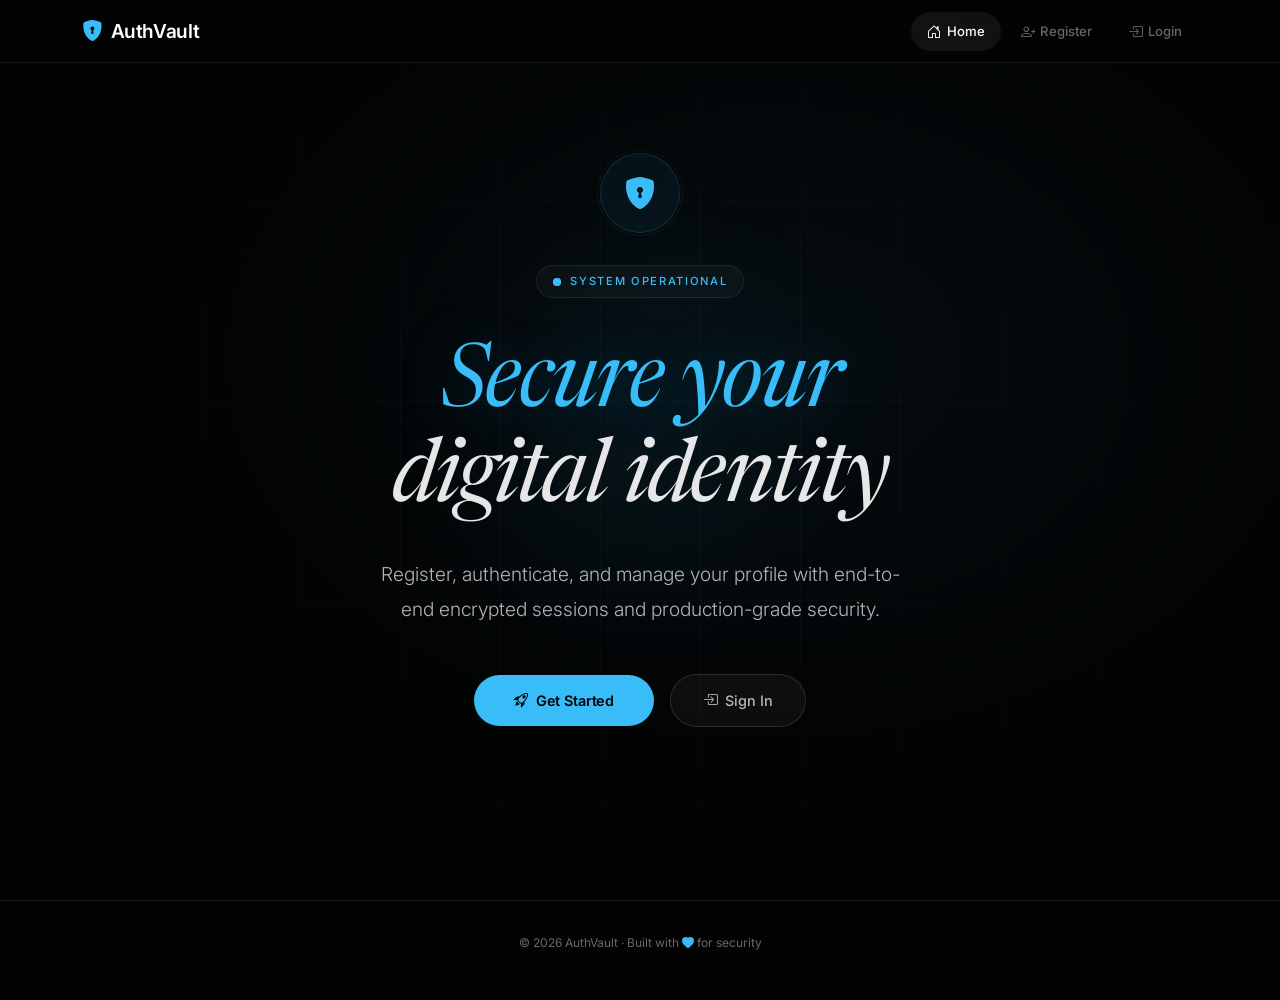
<file: index.html>
<!DOCTYPE html>
<html lang="en">

<head>
    <meta charset="UTF-8">
    <meta name="viewport" content="width=device-width, initial-scale=1.0">
    <meta name="description" content="AuthVault — Secure user authentication and profile management system.">
    <title>AuthVault</title>
    <!-- Bootstrap 5 -->
    <link href="https://cdn.jsdelivr.net/npm/bootstrap@5.3.0/dist/css/bootstrap.min.css" rel="stylesheet">
    <!-- Bootstrap Icons -->
    <link href="https://cdn.jsdelivr.net/npm/bootstrap-icons@1.11.0/font/bootstrap-icons.css" rel="stylesheet">
    <!-- Custom CSS -->
    <link href="css/style.css" rel="stylesheet">
    <style>
        /* ─── Landing-only styles ─────────────────────────── */
        .landing-hero {
            position: relative;
            z-index: 1;
            min-height: 100vh;
            display: flex;
            flex-direction: column;
            justify-content: center;
            align-items: center;
            text-align: center;
            padding: 120px 1.5rem 60px;
        }

        .landing-hero .hero-badge {
            margin-bottom: 2.5rem;
        }

        .landing-title {
            font-family: var(--font-serif);
            font-weight: 400;
            font-style: italic;
            font-size: clamp(2.8rem, 7vw, 5.5rem);
            line-height: 1.08;
            letter-spacing: -0.03em;
            color: var(--accent);
            text-shadow: 0 0 60px rgba(56, 189, 248, 0.25);
            margin-bottom: 1.8rem;
            max-width: 750px;
        }

        .landing-title span {
            color: rgba(255, 255, 255, 0.9);
            text-shadow: none;
        }

        .landing-subtitle {
            font-family: var(--font-sans);
            font-size: clamp(0.95rem, 1.8vw, 1.2rem);
            font-weight: 300;
            color: var(--text-secondary);
            line-height: 1.8;
            max-width: 520px;
            margin-bottom: 3rem;
        }

        .landing-buttons {
            display: flex;
            gap: 1rem;
            align-items: center;
            flex-wrap: wrap;
            justify-content: center;
            margin-bottom: 5rem;
        }

        .landing-buttons .btn-primary-custom {
            width: auto;
            padding: 0.9rem 2.5rem;
        }

        /* ── Stats Strip ── */
        .stats-strip {
            display: flex;
            gap: 3rem;
            padding: 2rem 2.5rem;
            border-radius: var(--radius-xl);
            border: 1px solid var(--border-subtle);
            background: rgba(255, 255, 255, 0.015);
            backdrop-filter: blur(10px);
            -webkit-backdrop-filter: blur(10px);
            position: relative;
            overflow: hidden;
        }

        .stats-strip::before {
            content: '';
            position: absolute;
            top: 0;
            left: 0;
            right: 0;
            height: 1px;
            background: linear-gradient(90deg, transparent, var(--accent-dim), transparent);
        }

        .stat-item {
            text-align: center;
        }

        .stat-value {
            font-family: var(--font-sans);
            font-size: 1.8rem;
            font-weight: 700;
            letter-spacing: -0.03em;
            color: var(--text-primary);
        }

        .stat-value .accent {
            color: var(--accent);
        }

        .stat-label {
            font-family: var(--font-sans);
            font-size: 0.7rem;
            font-weight: 500;
            letter-spacing: 0.1em;
            text-transform: uppercase;
            color: var(--text-muted);
            margin-top: 0.2rem;
        }

        /* ── Glow orb behind hero ── */
        .hero-glow-orb {
            position: absolute;
            width: 500px;
            height: 500px;
            border-radius: 50%;
            background: radial-gradient(circle, rgba(56, 189, 248, 0.06) 0%, transparent 70%);
            top: 50%;
            left: 50%;
            transform: translate(-50%, -55%);
            z-index: -1;
            pointer-events: none;
            animation: orb-pulse 6s ease-in-out infinite alternate;
        }

        @keyframes orb-pulse {
            from {
                opacity: 0.5;
                transform: translate(-50%, -55%) scale(1);
            }

            to {
                opacity: 1;
                transform: translate(-50%, -55%) scale(1.15);
            }
        }

        /* ── Shield Icon ── */
        .hero-shield {
            width: 80px;
            height: 80px;
            border-radius: 50%;
            background: rgba(56, 189, 248, 0.06);
            border: 1px solid rgba(56, 189, 248, 0.15);
            display: flex;
            align-items: center;
            justify-content: center;
            font-size: 2rem;
            color: var(--accent);
            margin-bottom: 2rem;
            position: relative;
            animation: shield-breathe 3s ease-in-out infinite alternate;
        }

        .hero-shield::after {
            content: '';
            position: absolute;
            inset: -4px;
            border-radius: 50%;
            border: 1px solid rgba(56, 189, 248, 0.08);
            animation: shield-ring 3s ease-in-out infinite alternate;
        }

        @keyframes shield-breathe {
            from {
                box-shadow: 0 0 20px rgba(56, 189, 248, 0.05);
            }

            to {
                box-shadow: 0 0 40px rgba(56, 189, 248, 0.15);
            }
        }

        @keyframes shield-ring {
            from {
                inset: -4px;
                opacity: 0.3;
            }

            to {
                inset: -12px;
                opacity: 0.8;
            }
        }

        /* ── Footer ── */
        .landing-footer {
            text-align: center;
            padding: 2rem 1rem;
            font-family: var(--font-sans);
            font-size: 0.75rem;
            color: var(--text-muted);
            border-top: 1px solid var(--border-subtle);
        }

        .landing-footer i {
            color: var(--accent);
        }

        /* ── Trust pills ── */
        .trust-row {
            display: flex;
            gap: 0.6rem;
            flex-wrap: wrap;
            justify-content: center;
            margin-bottom: 3rem;
        }

        .trust-pill {
            display: inline-flex;
            align-items: center;
            gap: 0.35rem;
            font-family: var(--font-sans);
            font-size: 0.68rem;
            font-weight: 500;
            color: var(--text-muted);
            padding: 0.35rem 0.8rem;
            border-radius: var(--radius-pill);
            border: 1px solid var(--border-subtle);
            background: rgba(255, 255, 255, 0.02);
        }

        .trust-pill i {
            color: var(--accent);
            font-size: 0.75rem;
        }

        @media (max-width: 768px) {
            .stats-strip {
                flex-direction: column;
                gap: 1.5rem;
                padding: 1.5rem;
            }

            .hero-glow-orb {
                width: 300px;
                height: 300px;
            }

            .trust-row {
                gap: 0.4rem;
            }
        }
    </style>
</head>

<body>

    <!-- Grid Background -->
    <div class="grid-bg"></div>
    <div class="radial-glow"></div>

    <!-- Navbar -->
    <nav class="navbar navbar-expand-lg navbar-custom fixed-top">
        <div class="container">
            <a class="navbar-brand" href="index.html">
                <i class="bi bi-shield-lock-fill"></i> AuthVault
            </a>
            <button class="navbar-toggler border-0" type="button" data-bs-toggle="collapse" data-bs-target="#navMenu">
                <i class="bi bi-list" style="color: var(--text-primary); font-size: 1.5rem;"></i>
            </button>
            <div class="collapse navbar-collapse" id="navMenu">
                <ul class="navbar-nav ms-auto gap-1" id="navItems">
                    <li class="nav-item">
                        <a class="nav-link active" href="index.html"><i class="bi bi-house-door"></i> Home</a>
                    </li>
                    <li class="nav-item">
                        <a class="nav-link" href="register.html"><i class="bi bi-person-plus"></i> Register</a>
                    </li>
                    <li class="nav-item">
                        <a class="nav-link" href="login.html"><i class="bi bi-box-arrow-in-right"></i> Login</a>
                    </li>
                </ul>
            </div>
        </div>
    </nav>

    <!-- Hero -->
    <section class="landing-hero">
        <div class="hero-glow-orb"></div>

        <!-- Shield Icon -->
        <div class="hero-shield">
            <i class="bi bi-shield-lock-fill"></i>
        </div>

        <!-- Badge -->
        <div class="hero-badge">
            <span class="pulse-dot"></span>
            System Operational
        </div>

        <!-- Title -->
        <h1 class="landing-title">
            Secure your<br><span>digital identity</span>
        </h1>

        <!-- Subtitle -->
        <p class="landing-subtitle">
            Register, authenticate, and manage your profile with end-to-end
            encrypted sessions and production-grade security.
        </p>



        <!-- CTA Buttons -->
        <div class="landing-buttons">
            <a href="register.html" class="btn btn-primary-custom">
                <i class="bi bi-rocket-takeoff"></i> Get Started
            </a>
            <a href="login.html" class="btn btn-outline-custom">
                <i class="bi bi-box-arrow-in-right"></i> Sign In
            </a>
        </div>


    </section>

    <!-- Footer -->
    <footer class="landing-footer">
        <p>&copy; 2026 AuthVault &middot; Built with <i class="bi bi-heart-fill"></i> for security</p>
    </footer>

    <!-- Bootstrap JS -->
    <script src="https://cdn.jsdelivr.net/npm/bootstrap@5.3.0/dist/js/bootstrap.bundle.min.js"></script>

    <script>
        // Dynamic nav: swap Register/Login with Profile/Logout if logged in
        (function () {
            var token = localStorage.getItem('token');
            var userName = localStorage.getItem('user_name');
            if (token) {
                var nav = document.getElementById('navItems');
                nav.innerHTML =
                    '<li class="nav-item">' +
                    '<a class="nav-link active" href="index.html"><i class="bi bi-house-door"></i> Home</a>' +
                    '</li>' +
                    '<li class="nav-item">' +
                    '<a class="nav-link" href="profile.html"><i class="bi bi-person-circle"></i> ' + (userName || 'Profile') + '</a>' +
                    '</li>' +
                    '<li class="nav-item">' +
                    '<a class="nav-link" href="#" id="navLogout"><i class="bi bi-box-arrow-right"></i> Logout</a>' +
                    '</li>';
                document.getElementById('navLogout').addEventListener('click', function (e) {
                    e.preventDefault();
                    localStorage.removeItem('token');
                    localStorage.removeItem('user_id');
                    localStorage.removeItem('user_name');
                    window.location.href = 'login.html';
                });
            }
        })();
    </script>
</body>

</html>
</file>
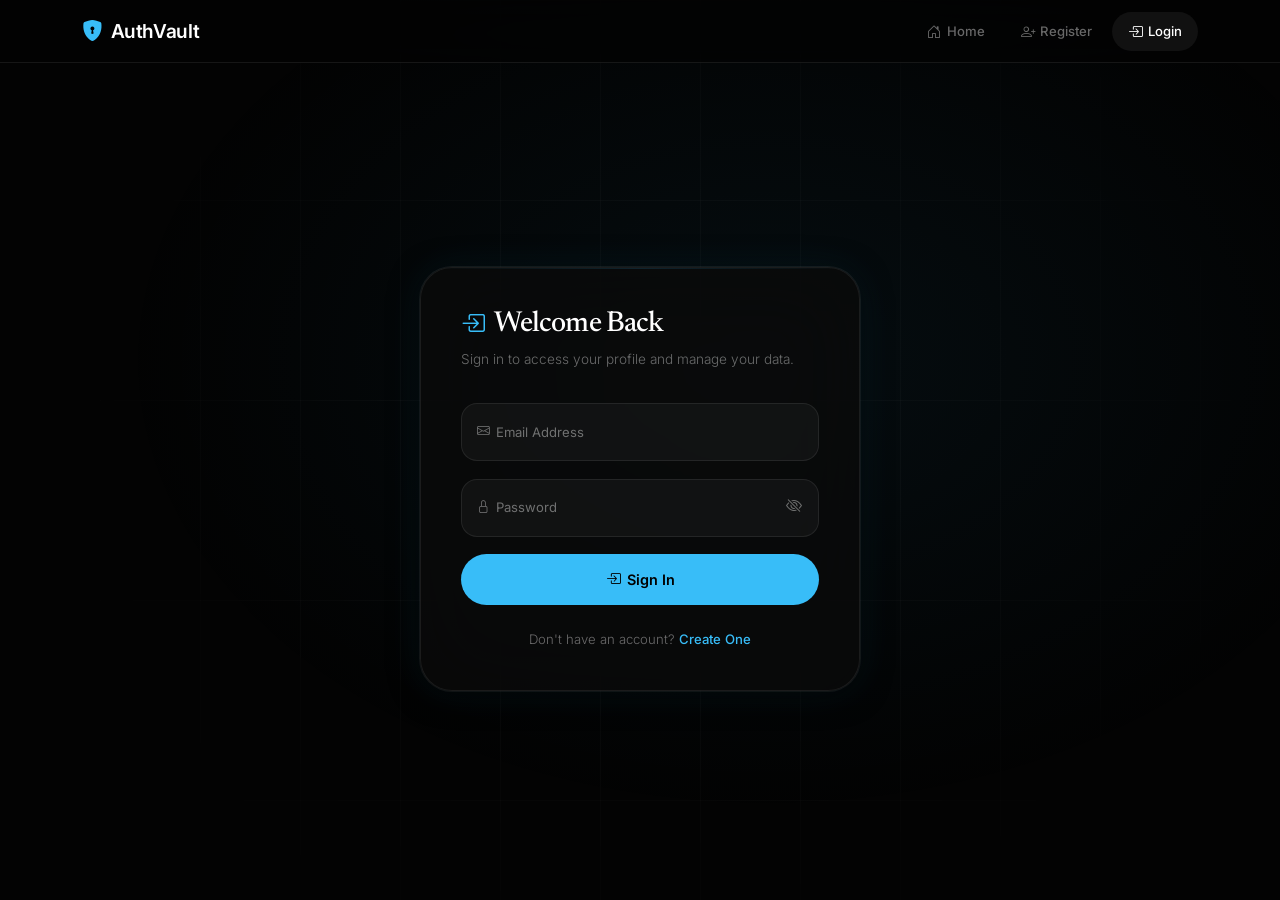
<file: login.html>
<!DOCTYPE html>
<html lang="en">
<head>
    <meta charset="UTF-8">
    <meta name="viewport" content="width=device-width, initial-scale=1.0">
    <meta name="description" content="Sign in to your AuthVault account to access your profile.">
    <title>Login — AuthVault</title>
    <!-- Bootstrap 5 -->
    <link href="https://cdn.jsdelivr.net/npm/bootstrap@5.3.0/dist/css/bootstrap.min.css" rel="stylesheet">
    <!-- Bootstrap Icons -->
    <link href="https://cdn.jsdelivr.net/npm/bootstrap-icons@1.11.0/font/bootstrap-icons.css" rel="stylesheet">
    <!-- Custom CSS -->
    <link href="css/style.css" rel="stylesheet">
</head>
<body>

    <!-- Grid Background -->
    <div class="grid-bg"></div>
    <div class="radial-glow"></div>

    <!-- Loader Overlay -->
    <div class="loader-overlay" id="loader">
        <div class="loader-spinner"></div>
    </div>

    <!-- Toast Container -->
    <div class="toast-container" id="toastContainer"></div>

    <!-- Navbar -->
    <nav class="navbar navbar-expand-lg navbar-custom fixed-top">
        <div class="container">
            <a class="navbar-brand" href="index.html">
                <i class="bi bi-shield-lock-fill"></i> AuthVault
            </a>
            <button class="navbar-toggler border-0" type="button" data-bs-toggle="collapse" data-bs-target="#navMenu">
                <i class="bi bi-list" style="color: var(--text-primary); font-size: 1.5rem;"></i>
            </button>
            <div class="collapse navbar-collapse" id="navMenu">
                <ul class="navbar-nav ms-auto gap-1">
                    <li class="nav-item">
                        <a class="nav-link" href="index.html"><i class="bi bi-house-door"></i> Home</a>
                    </li>
                    <li class="nav-item">
                        <a class="nav-link" href="register.html"><i class="bi bi-person-plus"></i> Register</a>
                    </li>
                    <li class="nav-item">
                        <a class="nav-link active" href="login.html"><i class="bi bi-box-arrow-in-right"></i> Login</a>
                    </li>
                </ul>
            </div>
        </div>
    </nav>

    <!-- Login Form -->
    <div class="auth-wrapper" style="padding-top: 90px;">
        <div class="auth-card">
            <h2><i class="bi bi-box-arrow-in-right"></i> Welcome Back</h2>
            <p class="subtitle">Sign in to access your profile and manage your data.</p>

            <form id="loginForm" novalidate>
                <!-- Lockout Warning -->
                <div class="lockout-warning" id="lockoutWarning">
                    <i class="bi bi-shield-exclamation"></i>
                    <span id="lockoutMessage"></span>
                </div>

                <div class="form-floating">
                    <input type="email" class="form-control" id="loginEmail" placeholder="Email Address" required autocomplete="email">
                    <label for="loginEmail"><i class="bi bi-envelope"></i> Email Address</label>
                    <div class="field-error" id="errorEmail"></div>
                </div>

                <div class="form-floating password-wrapper">
                    <input type="password" class="form-control" id="loginPassword" placeholder="Password" required autocomplete="current-password">
                    <label for="loginPassword"><i class="bi bi-lock"></i> Password</label>
                    <button type="button" class="password-toggle" id="togglePassword" aria-label="Toggle password visibility">
                        <i class="bi bi-eye-slash"></i>
                    </button>
                    <div class="field-error" id="errorPassword"></div>
                </div>

                <button type="submit" class="btn btn-primary-custom" id="btnLogin">
                    <i class="bi bi-box-arrow-in-right"></i> Sign In
                </button>
            </form>

            <div class="auth-footer">
                Don't have an account? <a href="register.html" class="auth-link">Create One</a>
            </div>
        </div>
    </div>

    <!-- Bootstrap JS + jQuery -->
    <script src="https://cdn.jsdelivr.net/npm/bootstrap@5.3.0/dist/js/bootstrap.bundle.min.js"></script>
    <script src="https://code.jquery.com/jquery-3.7.1.min.js"></script>
    <script src="js/login.js"></script>
</body>
</html>
</file>
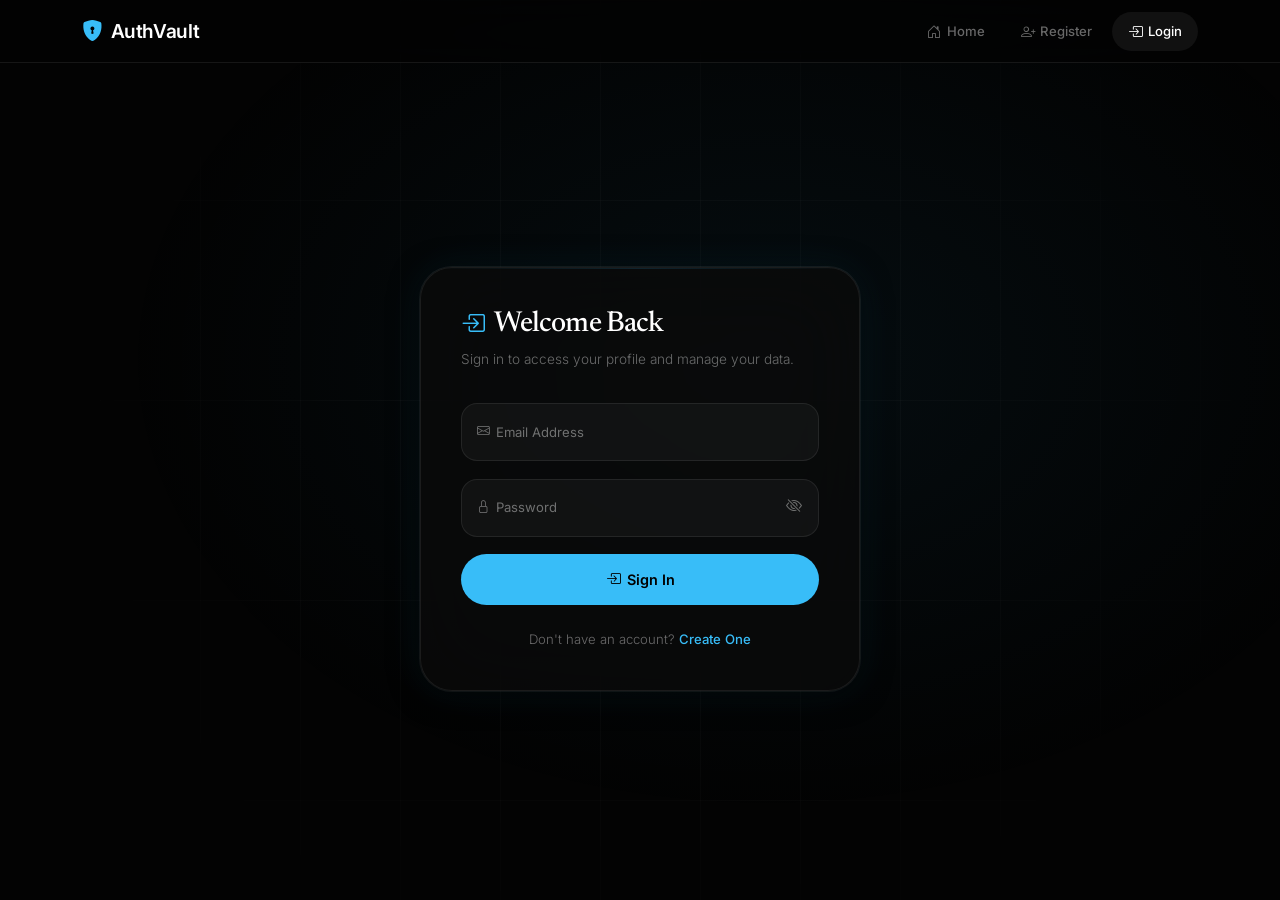
<file: profile.html>
<!DOCTYPE html>
<html lang="en">

<head>
    <meta charset="UTF-8">
    <meta name="viewport" content="width=device-width, initial-scale=1.0">
    <meta name="description" content="View and manage your AuthVault profile information.">
    <title>AuthVault</title>
    <!-- Bootstrap 5 -->
    <link href="https://cdn.jsdelivr.net/npm/bootstrap@5.3.0/dist/css/bootstrap.min.css" rel="stylesheet">
    <!-- Bootstrap Icons -->
    <link href="https://cdn.jsdelivr.net/npm/bootstrap-icons@1.11.0/font/bootstrap-icons.css" rel="stylesheet">
    <!-- Custom CSS -->
    <link href="css/style.css" rel="stylesheet">
</head>

<body>

    <!-- Grid Background -->
    <div class="grid-bg"></div>
    <div class="radial-glow"></div>

    <!-- Loader Overlay -->
    <div class="loader-overlay" id="loader">
        <div class="loader-spinner"></div>
    </div>

    <!-- Toast Container -->
    <div class="toast-container" id="toastContainer"></div>

    <!-- Navbar -->
    <nav class="navbar navbar-expand-lg navbar-custom fixed-top">
        <div class="container">
            <a class="navbar-brand" href="index.html">
                <i class="bi bi-shield-lock-fill"></i> AuthVault
            </a>
            <button class="navbar-toggler border-0" type="button" data-bs-toggle="collapse" data-bs-target="#navMenu">
                <i class="bi bi-list" style="color: var(--text-primary); font-size: 1.5rem;"></i>
            </button>
            <div class="collapse navbar-collapse" id="navMenu">
                <ul class="navbar-nav ms-auto gap-1">
                    <li class="nav-item">
                        <a class="nav-link" href="index.html"><i class="bi bi-house-door"></i> Home</a>
                    </li>
                    <li class="nav-item">
                        <a class="nav-link active" href="profile.html"><i class="bi bi-person-circle"></i> Profile</a>
                    </li>
                    <li class="nav-item">
                        <a class="nav-link" href="#" id="navLogout"><i class="bi bi-box-arrow-right"></i> Logout</a>
                    </li>
                </ul>
            </div>
        </div>
    </nav>

    <!-- Profile Section -->
    <div class="auth-wrapper" style="padding-top: 90px;">
        <div class="container" style="max-width: 680px;">
            <div class="profile-card">

                <!-- Profile Header -->
                <div class="profile-header">
                    <div class="profile-avatar" id="profileAvatar">?</div>
                    <div class="profile-info">
                        <h3 id="profileName">Loading...</h3>
                        <p id="profileEmail">loading...</p>
                        <span class="badge-token"><i class="bi bi-shield-check"></i> Authenticated</span>
                    </div>
                </div>

                <!-- Profile Form -->
                <div class="profile-section-title">
                    <i class="bi bi-pencil-square"></i> Profile Details
                </div>

                <form id="profileForm" novalidate>
                    <div class="row">
                        <div class="col-md-6">
                            <div class="form-floating">
                                <input type="number" class="form-control" id="profileAge" placeholder="Age" min="1"
                                    max="150">
                                <label for="profileAge"><i class="bi bi-calendar3"></i> Age</label>
                                <div class="field-error" id="errorAge"></div>
                            </div>
                        </div>
                        <div class="col-md-6">
                            <div class="form-floating">
                                <input type="date" class="form-control" id="profileDob" placeholder="Date of Birth">
                                <label for="profileDob"><i class="bi bi-calendar-event"></i> Date of Birth</label>
                                <div class="field-error" id="errorDob"></div>
                            </div>
                        </div>
                    </div>

                    <div class="form-floating">
                        <input type="tel" class="form-control" id="profileContact" placeholder="Contact Number"
                            pattern="[0-9]{7,15}">
                        <label for="profileContact"><i class="bi bi-telephone"></i> Contact Number</label>
                        <div class="field-error" id="errorContact"></div>
                    </div>

                    <!-- Actions -->
                    <div class="profile-actions">
                        <button type="submit" class="btn btn-primary-custom flex-grow-1" id="btnUpdateProfile">
                            <i class="bi bi-check-circle"></i> Save Changes
                        </button>
                        <button type="button" class="btn btn-danger-custom" id="btnLogout">
                            <i class="bi bi-box-arrow-right"></i> Logout
                        </button>
                    </div>
                </form>

            </div>
        </div>
    </div>

    <!-- Bootstrap JS + jQuery -->
    <script src="https://cdn.jsdelivr.net/npm/bootstrap@5.3.0/dist/js/bootstrap.bundle.min.js"></script>
    <script src="https://code.jquery.com/jquery-3.7.1.min.js"></script>
    <script src="js/profile.js"></script>
</body>

</html>
</file>
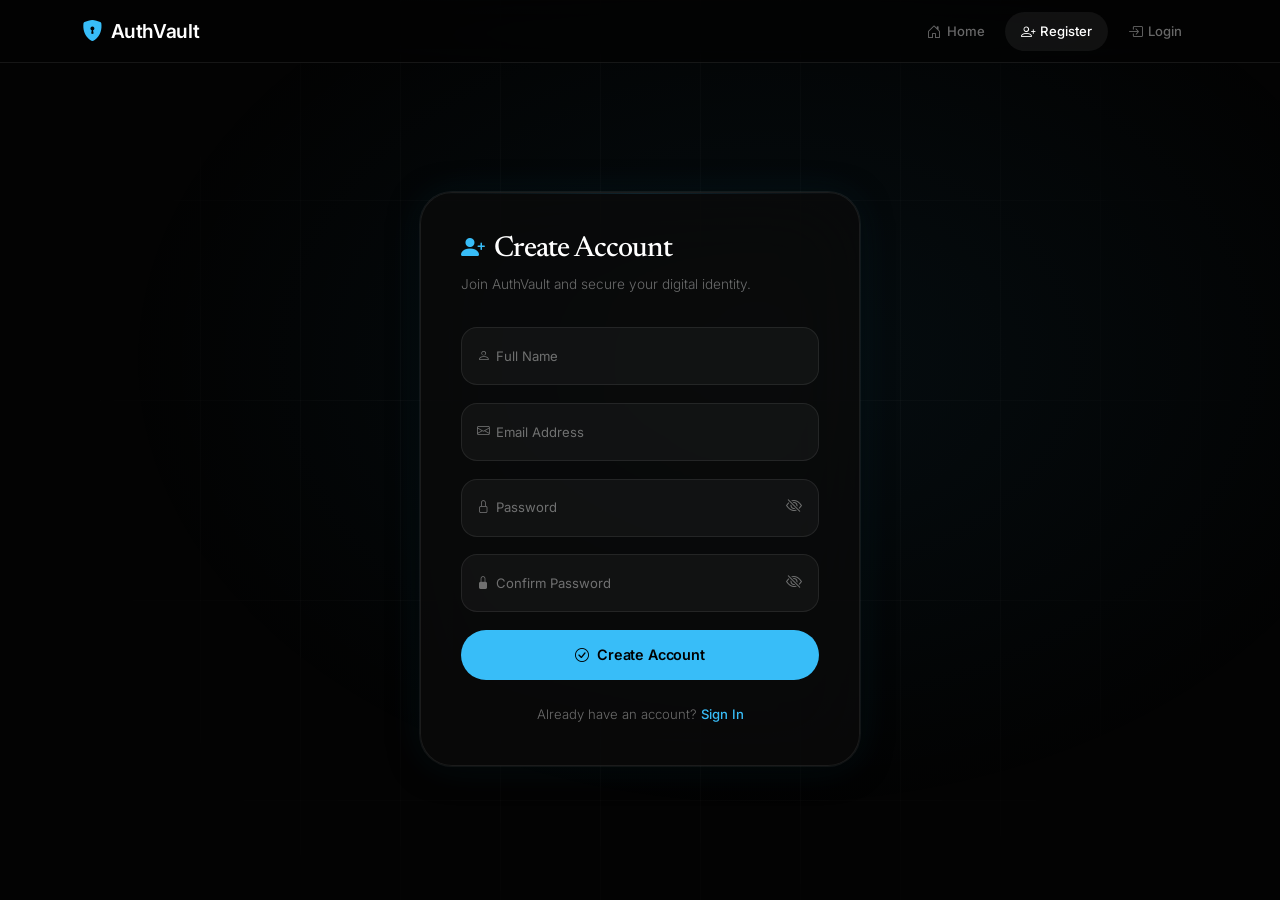
<file: register.html>
<!DOCTYPE html>
<html lang="en">
<head>
    <meta charset="UTF-8">
    <meta name="viewport" content="width=device-width, initial-scale=1.0">
    <meta name="description" content="Create a new AuthVault account to manage your profile securely.">
    <title>Register — AuthVault</title>
    <!-- Bootstrap 5 -->
    <link href="https://cdn.jsdelivr.net/npm/bootstrap@5.3.0/dist/css/bootstrap.min.css" rel="stylesheet">
    <!-- Bootstrap Icons -->
    <link href="https://cdn.jsdelivr.net/npm/bootstrap-icons@1.11.0/font/bootstrap-icons.css" rel="stylesheet">
    <!-- Custom CSS -->
    <link href="css/style.css" rel="stylesheet">
</head>
<body>

    <!-- Grid Background -->
    <div class="grid-bg"></div>
    <div class="radial-glow"></div>

    <!-- Loader Overlay -->
    <div class="loader-overlay" id="loader">
        <div class="loader-spinner"></div>
    </div>

    <!-- Toast Container -->
    <div class="toast-container" id="toastContainer"></div>

    <!-- Navbar -->
    <nav class="navbar navbar-expand-lg navbar-custom fixed-top">
        <div class="container">
            <a class="navbar-brand" href="index.html">
                <i class="bi bi-shield-lock-fill"></i> AuthVault
            </a>
            <button class="navbar-toggler border-0" type="button" data-bs-toggle="collapse" data-bs-target="#navMenu">
                <i class="bi bi-list" style="color: var(--text-primary); font-size: 1.5rem;"></i>
            </button>
            <div class="collapse navbar-collapse" id="navMenu">
                <ul class="navbar-nav ms-auto gap-1">
                    <li class="nav-item">
                        <a class="nav-link" href="index.html"><i class="bi bi-house-door"></i> Home</a>
                    </li>
                    <li class="nav-item">
                        <a class="nav-link active" href="register.html"><i class="bi bi-person-plus"></i> Register</a>
                    </li>
                    <li class="nav-item">
                        <a class="nav-link" href="login.html"><i class="bi bi-box-arrow-in-right"></i> Login</a>
                    </li>
                </ul>
            </div>
        </div>
    </nav>

    <!-- Register Form -->
    <div class="auth-wrapper" style="padding-top: 90px;">
        <div class="auth-card">
            <h2><i class="bi bi-person-plus-fill"></i> Create Account</h2>
            <p class="subtitle">Join AuthVault and secure your digital identity.</p>

            <form id="registerForm" novalidate>
                <div class="form-floating">
                    <input type="text" class="form-control" id="regName" placeholder="Full Name" required autocomplete="name">
                    <label for="regName"><i class="bi bi-person"></i> Full Name</label>
                    <div class="field-error" id="errorName"></div>
                </div>

                <div class="form-floating">
                    <input type="email" class="form-control" id="regEmail" placeholder="Email Address" required autocomplete="email">
                    <label for="regEmail"><i class="bi bi-envelope"></i> Email Address</label>
                    <div class="field-error" id="errorEmail"></div>
                </div>

                <div class="form-floating password-wrapper">
                    <input type="password" class="form-control" id="regPassword" placeholder="Password" required autocomplete="new-password">
                    <label for="regPassword"><i class="bi bi-lock"></i> Password</label>
                    <button type="button" class="password-toggle" id="togglePassword" aria-label="Toggle password visibility">
                        <i class="bi bi-eye-slash"></i>
                    </button>
                    <div class="field-error" id="errorPassword"></div>
                </div>

                <!-- Password Strength Meter -->
                <div class="password-strength" id="strengthContainer" style="display:none;">
                    <div class="strength-bar">
                        <div class="strength-fill" id="strengthFill"></div>
                    </div>
                    <span class="strength-text" id="strengthText"></span>
                </div>

                <div class="form-floating password-wrapper">
                    <input type="password" class="form-control" id="regConfirmPassword" placeholder="Confirm Password" required autocomplete="new-password">
                    <label for="regConfirmPassword"><i class="bi bi-lock-fill"></i> Confirm Password</label>
                    <button type="button" class="password-toggle" id="toggleConfirmPassword" aria-label="Toggle confirm password visibility">
                        <i class="bi bi-eye-slash"></i>
                    </button>
                    <div class="field-error" id="errorConfirmPassword"></div>
                </div>

                <button type="submit" class="btn btn-primary-custom" id="btnRegister">
                    <i class="bi bi-check-circle"></i> Create Account
                </button>
            </form>

            <div class="auth-footer">
                Already have an account? <a href="login.html" class="auth-link">Sign In</a>
            </div>
        </div>
    </div>

    <!-- Bootstrap JS + jQuery -->
    <script src="https://cdn.jsdelivr.net/npm/bootstrap@5.3.0/dist/js/bootstrap.bundle.min.js"></script>
    <script src="https://code.jquery.com/jquery-3.7.1.min.js"></script>
    <script src="js/register.js"></script>
</body>
</html>
</file>
<file: css/style.css>
/* ═══════════════════════════════════════════════════════════════
   AuthVault — Aura-Inspired Design System
   Dark theme · Inter + Newsreader · Sky-blue accent (#38BDF8)
   ═══════════════════════════════════════════════════════════════ */

/* ─── Google Fonts ──────────────────────────────────────────── */
@import url('https://fonts.googleapis.com/css2?family=Inter:wght@300;400;500;600;700&family=Newsreader:ital,opsz,wght@0,6..72,300;0,6..72,400;0,6..72,500;0,6..72,600;1,6..72,300;1,6..72,400&display=swap');

/* ─── CSS Custom Properties ─────────────────────────────────── */
:root {
    --bg-primary: #030303;
    --bg-panel: #0A0A0A;
    --bg-card: rgba(255, 255, 255, 0.02);
    --bg-card-hover: rgba(255, 255, 255, 0.05);
    --bg-input: rgba(255, 255, 255, 0.04);
    --bg-input-focus: rgba(255, 255, 255, 0.07);

    --accent: #38BDF8;
    --accent-dim: rgba(56, 189, 248, 0.15);
    --accent-glow: rgba(56, 189, 248, 0.4);

    --text-primary: #ffffff;
    --text-secondary: rgba(255, 255, 255, 0.7);
    --text-muted: rgba(255, 255, 255, 0.4);
    --text-faint: rgba(255, 255, 255, 0.15);

    --border-subtle: rgba(255, 255, 255, 0.08);
    --border-light: rgba(255, 255, 255, 0.12);
    --border-accent: rgba(56, 189, 248, 0.3);

    --radius-sm: 8px;
    --radius-md: 16px;
    --radius-lg: 24px;
    --radius-xl: 32px;
    --radius-pill: 9999px;

    --font-sans: 'Inter', -apple-system, BlinkMacSystemFont, sans-serif;
    --font-serif: 'Newsreader', Georgia, serif;

    --shadow-card: 0 4px 30px rgba(0, 0, 0, 0.5), 0 0 0 1px var(--border-subtle);
    --shadow-glow: 0 0 40px rgba(56, 189, 248, 0.08);
}

/* ─── Reset & Base ──────────────────────────────────────────── */
*, *::before, *::after {
    margin: 0;
    padding: 0;
    box-sizing: border-box;
}

html {
    scroll-behavior: smooth;
}

body {
    font-family: var(--font-sans);
    background-color: var(--bg-primary);
    color: var(--text-primary);
    -webkit-font-smoothing: antialiased;
    -moz-osx-font-smoothing: grayscale;
    min-height: 100vh;
    overflow-x: hidden;
    line-height: 1.6;
}

a {
    color: var(--accent);
    text-decoration: none;
    transition: color 0.3s ease;
}

a:hover {
    color: #7dd3fc;
}

::selection {
    background: var(--accent);
    color: #000;
}

/* ─── Grid Background ──────────────────────────────────────── */
.grid-bg {
    position: fixed;
    inset: 0;
    pointer-events: none;
    z-index: 0;
    background-size: 100px 200px;
    background-image:
        linear-gradient(to right, rgba(255, 255, 255, 0.025) 1px, transparent 1px),
        linear-gradient(to bottom, rgba(255, 255, 255, 0.025) 1px, transparent 1px);
    mask-image: radial-gradient(circle at center, black 30%, transparent 80%);
    -webkit-mask-image: radial-gradient(circle at center, black 30%, transparent 80%);
}

/* ─── Radial Glow Background ───────────────────────────────── */
.radial-glow {
    position: fixed;
    inset: 0;
    pointer-events: none;
    z-index: 0;
    background: radial-gradient(
        ellipse at 60% 40%,
        rgba(56, 189, 248, 0.06) 0%,
        transparent 60%
    );
}

/* ─── Navbar ────────────────────────────────────────────────── */
.navbar-custom {
    background: rgba(3, 3, 3, 0.7);
    backdrop-filter: blur(20px);
    -webkit-backdrop-filter: blur(20px);
    border-bottom: 1px solid var(--border-subtle);
    padding: 0.6rem 0;
    z-index: 1000;
    transition: all 0.3s ease;
}

.navbar-custom .navbar-brand {
    font-family: var(--font-sans);
    font-weight: 600;
    font-size: 1.2rem;
    color: var(--text-primary) !important;
    letter-spacing: -0.02em;
    display: flex;
    align-items: center;
    gap: 0.5rem;
}

.navbar-custom .navbar-brand i {
    color: var(--accent);
    font-size: 1.3rem;
}

.navbar-custom .nav-link {
    font-family: var(--font-sans);
    font-size: 0.82rem;
    font-weight: 500;
    color: var(--text-muted) !important;
    padding: 0.5rem 1rem !important;
    border-radius: var(--radius-pill);
    transition: all 0.3s ease;
    display: flex;
    align-items: center;
    gap: 0.35rem;
}

.navbar-custom .nav-link:hover,
.navbar-custom .nav-link.active {
    color: var(--text-primary) !important;
    background: rgba(255, 255, 255, 0.06);
}

.navbar-custom .nav-link i {
    font-size: 0.9rem;
}

.navbar-toggler:focus {
    box-shadow: none;
}

/* ─── Hero Section (index.html) ─────────────────────────────── */
.hero-section {
    position: relative;
    min-height: 90vh;
    display: flex;
    align-items: center;
    z-index: 1;
}

.hero-badge {
    display: inline-flex;
    align-items: center;
    gap: 0.6rem;
    padding: 0.4rem 1rem;
    border-radius: var(--radius-pill);
    border: 1px solid var(--border-subtle);
    background: rgba(255, 255, 255, 0.03);
    backdrop-filter: blur(10px);
    font-family: var(--font-sans);
    font-size: 0.7rem;
    font-weight: 500;
    letter-spacing: 0.15em;
    text-transform: uppercase;
    color: var(--accent);
    margin-bottom: 2rem;
}

.hero-badge .pulse-dot {
    position: relative;
    width: 8px;
    height: 8px;
}

.hero-badge .pulse-dot::before {
    content: '';
    position: absolute;
    inset: 0;
    border-radius: 50%;
    background: var(--accent);
    animation: pulse-ring 2s cubic-bezier(0.4, 0, 0.6, 1) infinite;
}

.hero-badge .pulse-dot::after {
    content: '';
    position: absolute;
    inset: 0;
    border-radius: 50%;
    background: var(--accent);
}

@keyframes pulse-ring {
    0% { transform: scale(1); opacity: 0.8; }
    100% { transform: scale(2.5); opacity: 0; }
}

.hero-title {
    font-family: var(--font-serif);
    font-weight: 400;
    font-style: italic;
    font-size: clamp(2.5rem, 6vw, 5rem);
    line-height: 1.1;
    letter-spacing: -0.03em;
    color: var(--accent);
    text-shadow: 0 0 30px var(--accent-glow);
    margin-bottom: 1.5rem;
}

.hero-title .text-white {
    color: rgba(255, 255, 255, 0.88) !important;
}

.hero-subtitle {
    font-family: var(--font-sans);
    font-size: clamp(1rem, 2vw, 1.25rem);
    font-weight: 300;
    color: var(--text-secondary);
    line-height: 1.7;
    letter-spacing: -0.01em;
    max-width: 540px;
    margin-bottom: 2.5rem;
}

.hero-buttons {
    display: flex;
    flex-wrap: wrap;
    gap: 1rem;
    align-items: center;
}

/* ─── Feature Grid (index.html) ────────────────────────────── */
.feature-grid {
    display: grid;
    grid-template-columns: repeat(auto-fit, minmax(240px, 1fr));
    gap: 1.25rem;
    margin: 0 0 5rem;
}

.feature-card {
    position: relative;
    padding: 2rem;
    border-radius: var(--radius-lg);
    border: 1px solid var(--border-subtle);
    background: var(--bg-card);
    overflow: hidden;
    transition: all 0.5s ease;
}

.feature-card::before {
    content: '';
    position: absolute;
    inset: 0;
    background: radial-gradient(
        300px circle at var(--mouse-x, 50%) var(--mouse-y, 50%),
        rgba(255, 255, 255, 0.04),
        transparent 50%
    );
    opacity: 0;
    transition: opacity 0.5s ease;
}

.feature-card:hover::before {
    opacity: 1;
}

.feature-card:hover {
    border-color: var(--border-light);
    transform: translateY(-2px);
}

.feature-card .feature-icon {
    width: 48px;
    height: 48px;
    border-radius: var(--radius-md);
    display: flex;
    align-items: center;
    justify-content: center;
    font-size: 1.4rem;
    margin-bottom: 1.2rem;
    position: relative;
    z-index: 1;
}

.feature-icon.sky {
    background: rgba(56, 189, 248, 0.1);
    color: #38BDF8;
    border: 1px solid rgba(56, 189, 248, 0.15);
}

.feature-icon.green {
    background: rgba(52, 211, 153, 0.1);
    color: #34D399;
    border: 1px solid rgba(52, 211, 153, 0.15);
}

.feature-icon.purple {
    background: rgba(168, 85, 247, 0.1);
    color: #A855F7;
    border: 1px solid rgba(168, 85, 247, 0.15);
}

.feature-icon.pink {
    background: rgba(244, 63, 94, 0.1);
    color: #F43F5E;
    border: 1px solid rgba(244, 63, 94, 0.15);
}

.feature-card h5 {
    font-family: var(--font-sans);
    font-weight: 600;
    font-size: 1rem;
    letter-spacing: -0.02em;
    margin-bottom: 0.5rem;
    position: relative;
    z-index: 1;
}

.feature-card p {
    font-size: 0.85rem;
    font-weight: 300;
    color: var(--text-muted);
    line-height: 1.6;
    position: relative;
    z-index: 1;
}

/* ─── Buttons ──────────────────────────────────────────────── */

/* Primary CTA — Shiny animated border */
.btn-primary-custom {
    position: relative;
    display: inline-flex;
    align-items: center;
    justify-content: center;
    gap: 0.5rem;
    width: 100%;
    padding: 0.9rem 2rem;
    font-family: var(--font-sans);
    font-size: 0.9rem;
    font-weight: 600;
    color: #000;
    background: var(--accent);
    border: none;
    border-radius: var(--radius-pill);
    cursor: pointer;
    transition: all 0.3s ease;
    overflow: hidden;
    letter-spacing: -0.01em;
}

.btn-primary-custom::after {
    content: '';
    position: absolute;
    top: 0;
    left: -100%;
    width: 100%;
    height: 100%;
    background: linear-gradient(90deg, transparent, rgba(255, 255, 255, 0.3), transparent);
    transition: left 0.5s ease;
}

.btn-primary-custom:hover {
    background: #7dd3fc;
    color: #000;
    transform: translateY(-1px);
    box-shadow: 0 0 30px rgba(56, 189, 248, 0.3);
}

.btn-primary-custom:hover::after {
    left: 100%;
}

.btn-primary-custom:active {
    transform: translateY(1px);
}

/* Outline button */
.btn-outline-custom {
    display: inline-flex;
    align-items: center;
    justify-content: center;
    gap: 0.5rem;
    padding: 0.9rem 2rem;
    font-family: var(--font-sans);
    font-size: 0.9rem;
    font-weight: 500;
    color: var(--text-secondary);
    background: rgba(255, 255, 255, 0.04);
    border: 1px solid var(--border-light);
    border-radius: var(--radius-pill);
    cursor: pointer;
    transition: all 0.3s ease;
}

.btn-outline-custom:hover {
    color: var(--text-primary);
    background: rgba(255, 255, 255, 0.08);
    border-color: rgba(255, 255, 255, 0.2);
}

/* Danger / Logout */
.btn-danger-custom {
    display: inline-flex;
    align-items: center;
    justify-content: center;
    gap: 0.5rem;
    padding: 0.9rem 1.5rem;
    font-family: var(--font-sans);
    font-size: 0.85rem;
    font-weight: 500;
    color: #F43F5E;
    background: rgba(244, 63, 94, 0.08);
    border: 1px solid rgba(244, 63, 94, 0.2);
    border-radius: var(--radius-pill);
    cursor: pointer;
    transition: all 0.3s ease;
}

.btn-danger-custom:hover {
    color: #fff;
    background: rgba(244, 63, 94, 0.2);
    border-color: rgba(244, 63, 94, 0.4);
}

/* ─── Auth Wrapper (Login / Register) ──────────────────────── */
.auth-wrapper {
    position: relative;
    z-index: 1;
    display: flex;
    justify-content: center;
    align-items: center;
    min-height: 100vh;
    padding: 2rem 1rem;
}

/* ─── Auth Card ─────────────────────────────────────────────── */
.auth-card {
    width: 100%;
    max-width: 440px;
    padding: 2.5rem;
    border-radius: var(--radius-xl);
    border: 1px solid var(--border-subtle);
    background: rgba(10, 10, 10, 0.8);
    backdrop-filter: blur(40px);
    -webkit-backdrop-filter: blur(40px);
    box-shadow: var(--shadow-card), var(--shadow-glow);
    position: relative;
    overflow: hidden;
    animation: fadeInUp 0.6s ease-out;
}

.auth-card::before {
    content: '';
    position: absolute;
    top: 0;
    left: 0;
    right: 0;
    height: 1px;
    background: linear-gradient(90deg, transparent, var(--accent-dim), transparent);
}

.auth-card h2 {
    font-family: var(--font-serif);
    font-weight: 500;
    font-size: 1.8rem;
    letter-spacing: -0.03em;
    color: var(--text-primary);
    margin-bottom: 0.4rem;
    display: flex;
    align-items: center;
    gap: 0.6rem;
}

.auth-card h2 i {
    color: var(--accent);
    font-size: 1.5rem;
}

.auth-card .subtitle {
    font-size: 0.85rem;
    font-weight: 300;
    color: var(--text-muted);
    margin-bottom: 2rem;
}

/* ─── Form Controls (Bootstrap Override) ───────────────────── */
.form-floating {
    margin-bottom: 1.1rem;
    position: relative;
}

.form-floating .form-control {
    font-family: var(--font-sans);
    font-size: 0.9rem;
    font-weight: 400;
    color: var(--text-primary) !important;
    background: var(--bg-input) !important;
    border: 1px solid var(--border-subtle);
    border-radius: var(--radius-md);
    padding: 1.5rem 1rem 0.6rem;
    height: 58px;
    transition: all 0.3s ease;
    caret-color: var(--accent);
}

.form-floating .form-control:focus {
    background: var(--bg-input-focus) !important;
    border-color: var(--accent);
    box-shadow: 0 0 0 3px rgba(56, 189, 248, 0.08), 0 0 20px rgba(56, 189, 248, 0.04);
    color: var(--text-primary) !important;
    outline: none;
}

.form-floating .form-control::placeholder {
    color: transparent;
}

/* Label — dark background to match card, no white pill */
.form-floating label {
    font-family: var(--font-sans);
    font-size: 0.82rem;
    font-weight: 400;
    color: var(--text-muted);
    padding: 1.1rem 1rem;
    display: flex;
    align-items: center;
    gap: 0.4rem;
    border: none !important;
    background: transparent !important;
}

/* When label floats up, give it the dark card background instead of white */
.form-floating > .form-control:focus ~ label,
.form-floating > .form-control:not(:placeholder-shown) ~ label,
.form-floating > .form-select ~ label {
    background: transparent !important;
    color: var(--accent) !important;
    opacity: 1 !important;
    font-size: 0.72rem;
    font-weight: 500;
    letter-spacing: 0.02em;
}

.form-floating > .form-control:focus ~ label::after,
.form-floating > .form-control:not(:placeholder-shown) ~ label::after {
    background: transparent !important;
}

.form-floating label i {
    font-size: 0.8rem;
    color: var(--text-muted);
    transition: color 0.3s ease;
}

/* Accent icon color when focused */
.form-floating .form-control:focus ~ label i {
    color: var(--accent) !important;
}

/* Chrome autofill override — prevent white bg flash */
.form-floating .form-control:-webkit-autofill,
.form-floating .form-control:-webkit-autofill:hover,
.form-floating .form-control:-webkit-autofill:focus,
.form-floating .form-control:-webkit-autofill:active {
    -webkit-box-shadow: 0 0 0 60px #0d0d0d inset !important;
    -webkit-text-fill-color: var(--text-primary) !important;
    transition: background-color 9999s ease-in-out 0s;
    caret-color: var(--accent);
}

/* Number input spinner — hide default, keep clean */
.form-control[type="number"]::-webkit-inner-spin-button,
.form-control[type="number"]::-webkit-outer-spin-button {
    opacity: 0.3;
}

/* Date input color fix for dark mode */
.form-control[type="date"]::-webkit-calendar-picker-indicator {
    filter: invert(1) brightness(0.6);
    cursor: pointer;
    opacity: 0.5;
    transition: opacity 0.2s;
}

.form-control[type="date"]::-webkit-calendar-picker-indicator:hover {
    opacity: 0.8;
}

/* ─── Password Toggle ──────────────────────────────────────── */
.password-wrapper {
    position: relative;
}

.password-toggle {
    position: absolute;
    right: 12px;
    top: 50%;
    transform: translateY(-50%);
    background: none;
    border: none;
    color: var(--text-muted);
    cursor: pointer;
    padding: 0.3rem;
    z-index: 5;
    transition: color 0.3s ease;
    font-size: 1rem;
}

.password-toggle:hover {
    color: var(--accent);
}

/* ─── Auth Footer ──────────────────────────────────────────── */
.auth-footer {
    text-align: center;
    margin-top: 1.5rem;
    font-size: 0.82rem;
    font-weight: 300;
    color: var(--text-muted);
}

.auth-link {
    color: var(--accent);
    font-weight: 500;
    transition: all 0.3s ease;
}

.auth-link:hover {
    color: #7dd3fc;
    text-shadow: 0 0 12px var(--accent-glow);
}

/* ─── Profile Card ──────────────────────────────────────────── */
.profile-card {
    padding: 2.5rem;
    border-radius: var(--radius-xl);
    border: 1px solid var(--border-subtle);
    background: rgba(10, 10, 10, 0.8);
    backdrop-filter: blur(40px);
    -webkit-backdrop-filter: blur(40px);
    box-shadow: var(--shadow-card), var(--shadow-glow);
    position: relative;
    overflow: hidden;
    animation: fadeInUp 0.6s ease-out;
}

.profile-card::before {
    content: '';
    position: absolute;
    top: 0;
    left: 0;
    right: 0;
    height: 1px;
    background: linear-gradient(90deg, transparent, var(--accent-dim), transparent);
}

/* ─── Profile Header ───────────────────────────────────────── */
.profile-header {
    display: flex;
    align-items: center;
    gap: 1.2rem;
    margin-bottom: 2rem;
    padding-bottom: 1.5rem;
    border-bottom: 1px solid var(--border-subtle);
}

.profile-avatar {
    width: 64px;
    height: 64px;
    border-radius: 50%;
    background: linear-gradient(135deg, var(--accent), #0ea5e9);
    display: flex;
    align-items: center;
    justify-content: center;
    font-family: var(--font-serif);
    font-size: 1.6rem;
    font-weight: 600;
    color: #000;
    flex-shrink: 0;
    box-shadow: 0 0 0 3px var(--bg-primary), 0 0 0 5px var(--accent-dim);
    animation: avatar-glow 3s ease-in-out infinite alternate;
}

@keyframes avatar-glow {
    0% { box-shadow: 0 0 0 3px var(--bg-primary), 0 0 0 5px var(--accent-dim); }
    100% { box-shadow: 0 0 0 3px var(--bg-primary), 0 0 0 5px var(--accent-dim), 0 0 20px var(--accent-dim); }
}

.profile-info h3 {
    font-family: var(--font-sans);
    font-size: 1.2rem;
    font-weight: 600;
    letter-spacing: -0.02em;
    margin-bottom: 0.15rem;
}

.profile-info p {
    font-size: 0.82rem;
    color: var(--text-muted);
    margin-bottom: 0.4rem;
}

.badge-token {
    display: inline-flex;
    align-items: center;
    gap: 0.3rem;
    font-size: 0.65rem;
    font-weight: 500;
    letter-spacing: 0.05em;
    text-transform: uppercase;
    color: var(--accent);
    background: var(--accent-dim);
    padding: 0.2rem 0.6rem;
    border-radius: var(--radius-pill);
    border: 1px solid rgba(56, 189, 248, 0.15);
}

/* ─── Profile Section Title ─────────────────────────────────── */
.profile-section-title {
    font-family: var(--font-sans);
    font-size: 0.8rem;
    font-weight: 600;
    letter-spacing: 0.08em;
    text-transform: uppercase;
    color: var(--text-muted);
    margin-bottom: 1.2rem;
    display: flex;
    align-items: center;
    gap: 0.5rem;
}

.profile-section-title i {
    color: var(--accent);
}

/* ─── Profile Actions ──────────────────────────────────────── */
.profile-actions {
    display: flex;
    gap: 0.75rem;
    margin-top: 1.5rem;
}

.profile-actions .btn-primary-custom {
    flex: 1;
}

/* ─── Toast Notifications ──────────────────────────────────── */
.toast-container {
    position: fixed;
    top: 80px;
    right: 20px;
    z-index: 9999;
    display: flex;
    flex-direction: column;
    gap: 0.6rem;
    max-width: 380px;
}

.custom-toast {
    display: flex;
    align-items: center;
    gap: 0.7rem;
    padding: 0.9rem 1.2rem;
    border-radius: var(--radius-md);
    backdrop-filter: blur(20px);
    -webkit-backdrop-filter: blur(20px);
    font-family: var(--font-sans);
    font-size: 0.82rem;
    font-weight: 500;
    color: var(--text-primary);
    animation: toast-enter 0.4s cubic-bezier(0.34, 1.56, 0.64, 1);
    box-shadow: 0 8px 32px rgba(0, 0, 0, 0.4);
}

.toast-success {
    background: rgba(52, 211, 153, 0.12);
    border: 1px solid rgba(52, 211, 153, 0.25);
}

.toast-success .toast-icon {
    color: #34D399;
}

.toast-error {
    background: rgba(244, 63, 94, 0.12);
    border: 1px solid rgba(244, 63, 94, 0.25);
}

.toast-error .toast-icon {
    color: #F43F5E;
}

.toast-warning {
    background: rgba(251, 191, 36, 0.12);
    border: 1px solid rgba(251, 191, 36, 0.25);
}

.toast-warning .toast-icon {
    color: #FBBF24;
}

.toast-icon {
    font-size: 1.1rem;
    flex-shrink: 0;
}

.toast-close {
    margin-left: auto;
    background: none;
    border: none;
    color: var(--text-muted);
    font-size: 1.2rem;
    cursor: pointer;
    padding: 0;
    line-height: 1;
    transition: color 0.2s;
}

.toast-close:hover {
    color: var(--text-primary);
}

@keyframes toast-enter {
    from {
        opacity: 0;
        transform: translateX(30px) scale(0.95);
    }
    to {
        opacity: 1;
        transform: translateX(0) scale(1);
    }
}

@keyframes toast-exit {
    to {
        opacity: 0;
        transform: translateX(30px) scale(0.95);
    }
}

/* ─── Loader Overlay ───────────────────────────────────────── */
.loader-overlay {
    position: fixed;
    inset: 0;
    z-index: 10000;
    background: rgba(3, 3, 3, 0.8);
    backdrop-filter: blur(5px);
    display: flex;
    align-items: center;
    justify-content: center;
    opacity: 0;
    visibility: hidden;
    transition: all 0.3s ease;
}

.loader-overlay.active {
    opacity: 1;
    visibility: visible;
}

.loader-spinner {
    width: 44px;
    height: 44px;
    border: 3px solid var(--border-subtle);
    border-top-color: var(--accent);
    border-radius: 50%;
    animation: spin 0.8s linear infinite;
}

@keyframes spin {
    to { transform: rotate(360deg); }
}

/* ─── Footer ───────────────────────────────────────────────── */
.footer {
    position: relative;
    z-index: 1;
    text-align: center;
    padding: 2rem;
    border-top: 1px solid var(--border-subtle);
    background: rgba(3, 3, 3, 0.5);
    backdrop-filter: blur(10px);
}

.footer p {
    font-size: 0.78rem;
    font-weight: 300;
    color: var(--text-muted);
    letter-spacing: -0.01em;
}

.footer i {
    color: var(--accent) !important;
}

/* ─── Sonar SVG (Hero Decoration) ──────────────────────────── */
.hero-visual {
    position: relative;
    display: flex;
    align-items: center;
    justify-content: center;
    min-height: 400px;
}

.hero-visual svg {
    width: 100%;
    height: 100%;
}

/* Sonar wave animation */
@keyframes sonar-wave {
    0% { r: 10; opacity: 0.6; stroke-width: 1.5; }
    100% { r: 90; opacity: 0; stroke-width: 0; }
}

.animate-sonar {
    animation: sonar-wave 3s cubic-bezier(0, 0, 0.2, 1) infinite;
}

.sonar-delay-1 { animation-delay: 1s; }
.sonar-delay-2 { animation-delay: 2s; }

/* Beam animation */
@keyframes beam {
    0% { stroke-dashoffset: 1000; }
    100% { stroke-dashoffset: 0; }
}

.beam-line {
    stroke-dasharray: 60 1000;
    stroke-linecap: round;
    animation: beam 3s linear infinite;
}

/* Slow spin */
@keyframes spin-slow {
    to { transform: rotate(360deg); }
}

/* ─── Animations ───────────────────────────────────────────── */
@keyframes fadeInUp {
    from {
        opacity: 0;
        transform: translateY(20px);
    }
    to {
        opacity: 1;
        transform: translateY(0);
    }
}

@keyframes fadeIn {
    from { opacity: 0; }
    to { opacity: 1; }
}

/* ─── Responsive ───────────────────────────────────────────── */
@media (max-width: 768px) {
    .auth-card,
    .profile-card {
        padding: 1.8rem 1.5rem;
        margin: 0 0.5rem;
        border-radius: var(--radius-lg);
    }

    .auth-card h2 {
        font-size: 1.5rem;
    }

    .profile-header {
        flex-direction: column;
        text-align: center;
    }

    .profile-actions {
        flex-direction: column;
    }

    .hero-title {
        font-size: 2.5rem;
    }

    .hero-subtitle {
        font-size: 1rem;
    }

    .hero-buttons {
        flex-direction: column;
        width: 100%;
    }

    .hero-buttons .btn-primary-custom,
    .hero-buttons .btn-outline-custom {
        width: 100%;
        text-align: center;
    }

    .feature-grid {
        grid-template-columns: 1fr;
    }

    .toast-container {
        left: 10px;
        right: 10px;
        max-width: none;
    }
}

@media (max-width: 576px) {
    .auth-card,
    .profile-card {
        padding: 1.5rem 1.2rem;
    }

    .feature-card {
        padding: 1.5rem;
    }
}

/* ─── Bootstrap Dark Overrides ─────────────────────────────── */
.form-control:disabled,
.form-control[readonly] {
    background: var(--bg-input);
    opacity: 0.6;
}

.row {
    --bs-gutter-x: 1rem;
}

/* ─── Field-Level Error Messages ───────────────────────────── */
.field-error {
    font-family: var(--font-sans);
    font-size: 0.72rem;
    font-weight: 500;
    color: #F43F5E;
    margin-top: 0.3rem;
    padding-left: 0.3rem;
    min-height: 0;
    transition: all 0.3s ease;
    display: none;
}

.field-error.active {
    display: block;
    animation: fadeInUp 0.3s ease-out;
}

/* Input error border glow */
.form-control.input-error {
    border-color: #F43F5E !important;
    box-shadow: 0 0 0 3px rgba(244, 63, 94, 0.1) !important;
}

/* Input success border glow */
.form-control.input-success {
    border-color: #34D399 !important;
    box-shadow: 0 0 0 3px rgba(52, 211, 153, 0.1) !important;
}

/* ─── Password Strength Meter ──────────────────────────────── */
.password-strength {
    display: flex;
    align-items: center;
    gap: 0.7rem;
    margin-bottom: 1.1rem;
    padding: 0 0.3rem;
}

.strength-bar {
    flex: 1;
    height: 4px;
    border-radius: 4px;
    background: var(--border-subtle);
    overflow: hidden;
}

.strength-fill {
    height: 100%;
    border-radius: 4px;
    width: 0%;
    transition: width 0.4s ease, background 0.4s ease;
}

.strength-fill.weak {
    width: 25%;
    background: #F43F5E;
}

.strength-fill.fair {
    width: 50%;
    background: #FB923C;
}

.strength-fill.good {
    width: 75%;
    background: #FBBF24;
}

.strength-fill.strong {
    width: 100%;
    background: #34D399;
}

.strength-text {
    font-family: var(--font-sans);
    font-size: 0.68rem;
    font-weight: 600;
    letter-spacing: 0.05em;
    text-transform: uppercase;
    white-space: nowrap;
}

.strength-text.weak { color: #F43F5E; }
.strength-text.fair { color: #FB923C; }
.strength-text.good { color: #FBBF24; }
.strength-text.strong { color: #34D399; }

/* ─── Lockout Warning ──────────────────────────────────────── */
.lockout-warning {
    display: none;
    padding: 0.8rem 1rem;
    border-radius: var(--radius-md);
    background: rgba(244, 63, 94, 0.08);
    border: 1px solid rgba(244, 63, 94, 0.2);
    font-size: 0.78rem;
    font-weight: 500;
    color: #F43F5E;
    margin-bottom: 1rem;
    text-align: center;
}

.lockout-warning.active {
    display: block;
    animation: fadeInUp 0.3s ease-out;
}

.lockout-warning i {
    margin-right: 0.4rem;
}
</file>
